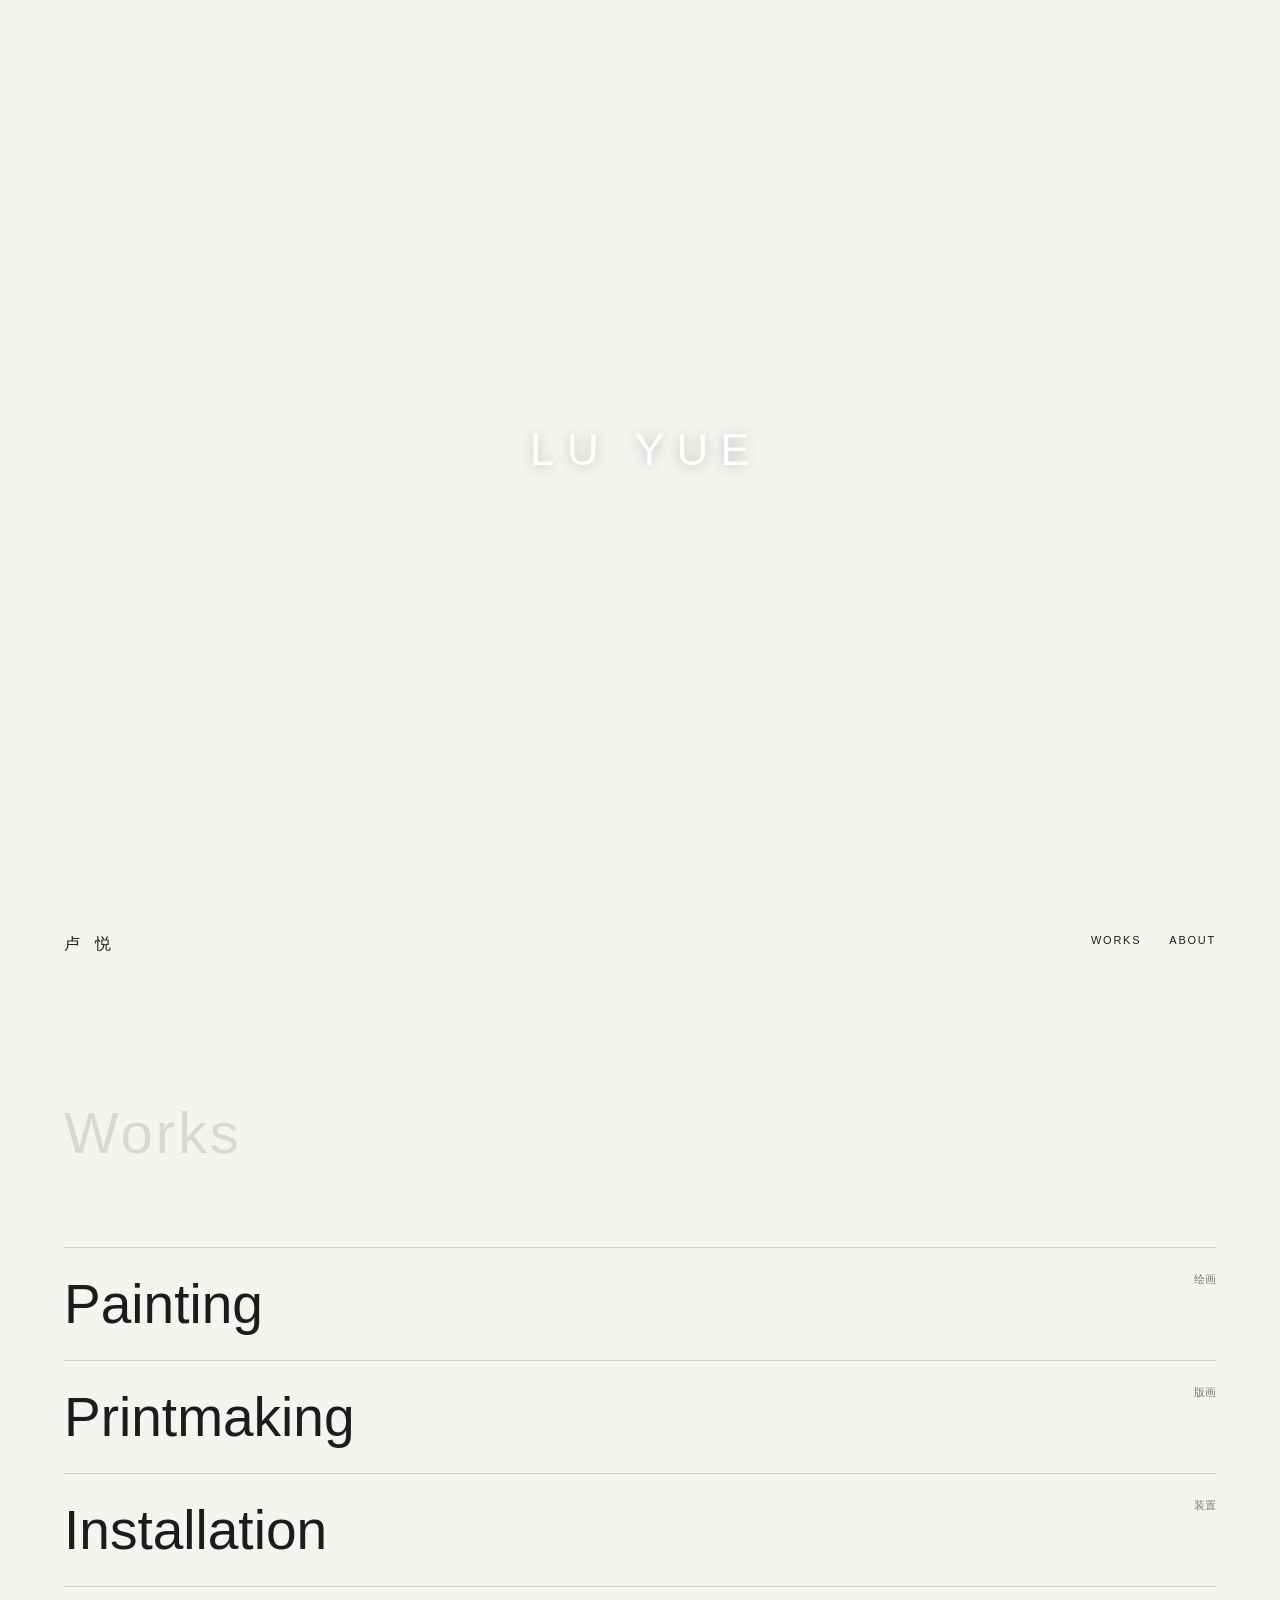
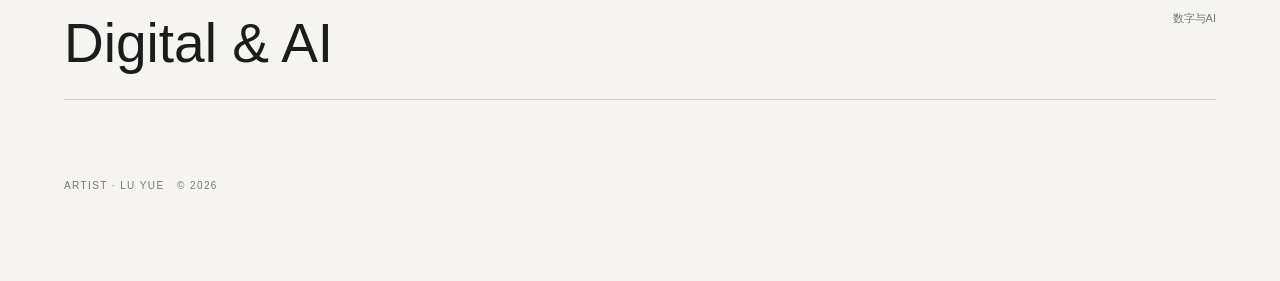
<file: index.html>
<!doctype html>
<html lang="en">
<head>
<meta charset="utf-8">
<meta name="viewport" content="width=device-width,initial-scale=1">
<title>Lu Yue</title>
<meta name="description" content="Lu Yue — painting, printmaking, installation, digital and AI art.">
<style>
:root{--bg:#f5f4f1;--ink:#1c1c1c;--muted:#777772;--line:rgba(28,28,28,.16)}
*{box-sizing:border-box}html{scroll-behavior:smooth}body{margin:0;background:var(--bg);color:var(--ink);font-family:Arial,Helvetica,sans-serif}a{color:inherit}
.landing{min-height:100svh;display:flex;align-items:center;justify-content:center;padding:24px;overflow:hidden}.portal{position:relative;width:min(68vw,560px);aspect-ratio:1;border:0;padding:0;background:transparent;cursor:pointer;-webkit-tap-highlight-color:transparent;isolation:isolate;-webkit-mask-image:radial-gradient(circle closest-side,#000 0 67%,#000f 72%,#000b 81%,#0005 91%,transparent 100%);mask-image:radial-gradient(circle closest-side,#000 0 67%,#000f 72%,#000b 81%,#0005 91%,transparent 100%)}.layer{position:absolute;inset:-7%;background-position:center;background-size:cover;transform:scale(1.12)}.blur-layer{filter:blur(31px) saturate(.72);opacity:0;transition:opacity 1.4s ease}.blur-layer.active{opacity:1}.sharp-layer{opacity:0;transition:opacity .7s ease,transform .8s ease;-webkit-mask-image:radial-gradient(circle closest-side,#000 0 48%,#000f 55%,#000b 67%,#0004 79%,transparent 91%);mask-image:radial-gradient(circle closest-side,#000 0 48%,#000f 55%,#000b 67%,#0004 79%,transparent 91%)}.sharp-layer.current{z-index:2}.name{position:absolute;inset:0;display:grid;place-items:center;color:#fff;font-size:clamp(24px,4vw,44px);font-weight:300;letter-spacing:.28em;text-indent:.28em;text-shadow:0 1px 14px #0004;z-index:3}@media(hover:hover){.portal:hover .sharp-layer.current{opacity:1;transform:scale(1.02)}}.portal.is-focused .sharp-layer.current{opacity:1!important;transform:scale(1.02)}
.main{padding:34px 5vw 90px}.topbar{display:flex;justify-content:space-between;gap:24px}.brand{font-family:"PingFang SC","Microsoft YaHei",Arial,sans-serif;font-size:16px;font-weight:300;letter-spacing:.34em;text-decoration:none}.nav{display:flex;gap:28px}.nav a{font-size:11px;letter-spacing:.16em;text-transform:uppercase;text-decoration:none}.intro{margin-top:clamp(90px,16vh,180px)}.intro h1{margin:0;color:#d9d8d4;font-size:clamp(30px,5vw,58px);font-weight:300;letter-spacing:.05em}.categories{margin-top:clamp(55px,9vh,100px);border-top:1px solid var(--line)}.category{display:grid;grid-template-columns:1fr auto;padding:24px 0;border-bottom:1px solid var(--line);text-decoration:none;cursor:pointer}.category-title{font-size:clamp(24px,4.3vw,56px);font-weight:300}.category-no{font-size:11px;color:var(--muted)}.category.active{border-bottom:0}
.viewer{display:none;border-bottom:1px solid var(--line);padding:14px 0 38px}.viewer.open{display:block}.viewer-meta{display:flex;justify-content:flex-end;margin-bottom:8px}.viewer-count{font-size:10px;letter-spacing:.16em;color:var(--muted)}.stage{position:relative;min-height:68vh;display:flex;align-items:center;justify-content:center;padding:10px 70px 20px;overflow:hidden}.stage img{display:block;max-width:min(100%,1100px);max-height:70vh;width:auto;height:auto;object-fit:contain;cursor:zoom-in;transform:scale(1);transform-origin:50% 50%;transition:transform .22s ease;touch-action:none;user-select:none;-webkit-user-drag:none}.stage img.zoomed{transform:scale(2.35);cursor:zoom-out}.arrow{position:absolute;top:50%;transform:translateY(-50%);border:0;background:transparent;color:var(--ink);font-size:48px;font-weight:200;line-height:1;padding:18px;cursor:pointer;z-index:3}.arrow.prev{left:0}.arrow.next{right:0}.close{display:block;margin:8px auto 0;border:0;background:transparent;padding:8px;font-size:10px;letter-spacing:.16em;text-transform:uppercase;color:var(--muted);cursor:pointer}
.about-section{display:none;margin-top:34px;padding:26px 0;border-top:1px solid var(--line);border-bottom:1px solid var(--line);grid-template-columns:minmax(90px,.45fr) minmax(280px,1.15fr);gap:40px;align-items:start}.about-section.open{display:grid}.about-title{font-size:11px;letter-spacing:.16em;text-transform:uppercase;color:var(--muted)}.about-copy{max-width:650px;font-weight:300}.about-name{margin:0 0 8px;font-size:clamp(26px,2.8vw,36px);line-height:1.2}.about-text{margin:0;color:var(--ink);font-size:clamp(16px,1.5vw,20px);line-height:1.55}.footer{padding-top:80px;font-size:10px;letter-spacing:.14em;text-transform:uppercase;color:var(--muted)}
@media(max-width:700px){.landing{min-height:0;padding:110px 24px 38px}.portal{width:min(84vw,430px)}.name{font-size:24px}.main{padding:24px 24px 60px}.nav{gap:16px}.intro{margin-top:120px}.intro h1{font-size:36px}.categories{margin-top:58px}.category{padding:20px 0}.viewer{padding:10px 0 26px}.stage{min-height:58vh;padding:8px 42px 14px}.stage img{max-width:100%;max-height:60vh}.stage img.zoomed{transform:scale(2.6)}.arrow{font-size:38px;padding:12px}.arrow.prev{left:-8px}.arrow.next{right:-8px}.about-section{grid-template-columns:1fr;gap:18px;margin-top:24px}.about-name{font-size:28px}.about-text{font-size:15px;line-height:1.5}}
</style>
</head>
<body>
<section class="landing" id="top"><button class="portal" id="portal" aria-label="Open current artwork"><span class="layer blur-layer active" id="home-blur-a"></span><span class="layer blur-layer" id="home-blur-b"></span><span class="layer sharp-layer current" id="home-sharp-a"></span><span class="layer sharp-layer" id="home-sharp-b"></span><span class="name">LU YUE</span></button></section>
<main class="main"><header class="topbar"><a class="brand" href="#top">卢 悦</a><nav class="nav"><a href="#works" id="works-link">Works</a><a href="#about" id="about-link">About</a></nav></header>
<section class="intro"><h1>Works</h1></section>
<section class="categories" id="works"><a class="category" href="#" data-set="painting"><span class="category-title">Painting</span><span class="category-no">绘画</span></a><a class="category" href="#" data-set="printmaking"><span class="category-title">Printmaking</span><span class="category-no">版画</span></a><a class="category" href="#" data-set="installation"><span class="category-title">Installation</span><span class="category-no">装置</span></a><a class="category" href="#" data-set="digital-ai"><span class="category-title">Digital &amp; AI</span><span class="category-no">数字与AI</span></a></section>
<section class="viewer" id="viewer"><div class="viewer-meta"><span class="viewer-count" id="viewer-count"></span></div><div class="stage"><button class="arrow prev" id="prev" aria-label="Previous artwork">‹</button><img id="viewer-image" alt="Lu Yue artwork"><button class="arrow next" id="next" aria-label="Next artwork">›</button></div><button class="close" id="close-viewer">Close</button></section>
<section class="about-section" id="about"><div class="about-title">About</div><div class="about-copy"><p class="about-name">Lu Yue</p><p class="about-text">painting, printmaking, installation, digital and AI art.</p></div></section>
<footer class="footer">Artist · Lu Yue &nbsp; © 2026</footer></main>
<script>
const $=s=>document.querySelector(s),portal=$('#portal'),about=$('#about'),viewer=$('#viewer'),img=$('#viewer-image'),count=$('#viewer-count');
function scrollToEl(el){el?.scrollIntoView({behavior:'smooth',block:'start'})}
function closeAbout(){about.classList.remove('open')}
$('#about-link').addEventListener('click',e=>{e.preventDefault();const open=!about.classList.contains('open');closeViewer(false);about.classList.toggle('open',open);if(open)requestAnimationFrame(()=>scrollToEl(about));else scrollToEl($('#works'))});
$('#works-link').addEventListener('click',e=>{e.preventDefault();closeAbout();scrollToEl($('#works'))});
$('.brand').addEventListener('click',e=>{e.preventDefault();closeAbout();scrollToEl($('#top'))});
let sets={painting:[],printmaking:[],installation:[],"digital-ai":[]},currentSet=null,index=0,zoomed=false,activeCategory=null;
function resetZoom(){zoomed=false;img.classList.remove('zoomed');img.style.transformOrigin='50% 50%'}
function render(){resetZoom();const files=sets[currentSet]||[];if(!files.length)return;img.src=files[index];img.alt=`Lu Yue ${currentSet} artwork ${index+1}`;count.textContent=`${String(index+1).padStart(2,'0')} / ${String(files.length).padStart(2,'0')}`}
function closeViewer(scroll=false){resetZoom();viewer.classList.remove('open');activeCategory?.classList.remove('active');activeCategory=null;currentSet=null;if(scroll)scrollToEl($('#works'))}
function openSet(a,startIndex=0,allowToggle=true){closeAbout();const name=a.dataset.set,files=sets[name]||[];if(!files.length)return;if(allowToggle&&activeCategory===a&&viewer.classList.contains('open')){closeViewer();return}activeCategory?.classList.remove('active');activeCategory=a;a.classList.add('active');currentSet=name;index=Math.max(0,Math.min(startIndex,files.length-1));a.insertAdjacentElement('afterend',viewer);viewer.classList.add('open');render();requestAnimationFrame(()=>scrollToEl(a))}
document.querySelectorAll('.category').forEach(a=>a.addEventListener('click',e=>{e.preventDefault();openSet(a,0,true)}));
$('#prev').addEventListener('click',()=>step(-1));$('#next').addEventListener('click',()=>step(1));$('#close-viewer').addEventListener('click',()=>closeViewer(true));
function step(dir){const files=sets[currentSet]||[];if(files.length){index=(index+dir+files.length)%files.length;render()}}
function setOrigin(x,y){const r=img.getBoundingClientRect();img.style.transformOrigin=`${Math.max(0,Math.min(100,(x-r.left)/r.width*100))}% ${Math.max(0,Math.min(100,(y-r.top)/r.height*100))}%`}
function toggleZoom(x,y){zoomed=!zoomed;if(zoomed){setOrigin(x,y);img.classList.add('zoomed')}else resetZoom()}
let down=false,sx=0,sy=0,moved=false;img.addEventListener('pointerdown',e=>{down=true;moved=false;sx=e.clientX;sy=e.clientY;img.setPointerCapture?.(e.pointerId);if(zoomed)setOrigin(e.clientX,e.clientY)});img.addEventListener('pointermove',e=>{if(!down)return;const dx=e.clientX-sx,dy=e.clientY-sy;if(Math.hypot(dx,dy)>7)moved=true;if(zoomed){e.preventDefault();setOrigin(e.clientX,e.clientY)}});img.addEventListener('pointerup',e=>{if(!down)return;down=false;const dx=e.clientX-sx,dy=e.clientY-sy;if(zoomed){if(!moved)toggleZoom(e.clientX,e.clientY);return}if(Math.abs(dx)>45&&Math.abs(dx)>Math.abs(dy)){step(dx>0?-1:1);return}if(!moved)toggleZoom(e.clientX,e.clientY)});img.addEventListener('pointercancel',()=>down=false);img.addEventListener('mousemove',e=>{if(zoomed&&!down)setOrigin(e.clientX,e.clientY)});
document.addEventListener('keydown',e=>{if(e.key==='Escape'){if(about.classList.contains('open'))closeAbout();else if(zoomed)resetZoom();else closeViewer()}else if(viewer.classList.contains('open')&&!zoomed&&e.key==='ArrowLeft')step(-1);else if(viewer.classList.contains('open')&&!zoomed&&e.key==='ArrowRight')step(1)});
const blur=[$('#home-blur-a'),$('#home-blur-b')],sharp=[$('#home-sharp-a'),$('#home-sharp-b')];let homeItems=[],homePos=-1,homeCurrent=null,homeSlot=0,homeTimer=null,homeFocused=false;
function shuffleHome(){homeItems=[];Object.keys(sets).forEach(set=>(sets[set]||[]).forEach((src,i)=>homeItems.push({set,index:i,src})));for(let i=homeItems.length-1;i>0;i--){const j=Math.floor(Math.random()*(i+1));[homeItems[i],homeItems[j]]=[homeItems[j],homeItems[i]]}homePos=-1}
function showNextHome(){if(!homeItems.length)return;homeFocused=false;portal.classList.remove('is-focused');homePos=(homePos+1)%homeItems.length;homeCurrent=homeItems[homePos];const next=homeSlot,old=1-homeSlot,url=`url('${homeCurrent.src}')`;blur[next].style.backgroundImage=url;sharp[next].style.backgroundImage=url;sharp[old].classList.remove('current');sharp[next].classList.add('current');requestAnimationFrame(()=>{blur[next].classList.add('active');blur[old].classList.remove('active')});homeSlot=old}
function resetHomeTimer(){clearInterval(homeTimer);homeTimer=setInterval(showNextHome,7000)}
function startHome(){shuffleHome();blur.forEach(x=>x.classList.remove('active'));sharp.forEach(x=>x.classList.remove('current'));homeSlot=0;showNextHome();resetHomeTimer()}
portal.addEventListener('click',e=>{if(!homeCurrent)return;const touch=matchMedia('(hover:none)').matches||matchMedia('(pointer:coarse)').matches;if(touch&&!homeFocused){e.preventDefault();homeFocused=true;portal.classList.add('is-focused');resetHomeTimer();return}const a=$(`.category[data-set="${homeCurrent.set}"]`);if(a)openSet(a,homeCurrent.index,false)});
fetch('images.json',{cache:'no-store'}).then(r=>{if(!r.ok)throw Error();return r.json()}).then(data=>{if(data?.painting&&data?.printmaking&&data?.installation&&data?.['digital-ai']){sets=data;startHome()}}).catch(()=>{});
</script>
</body></html>
</file>
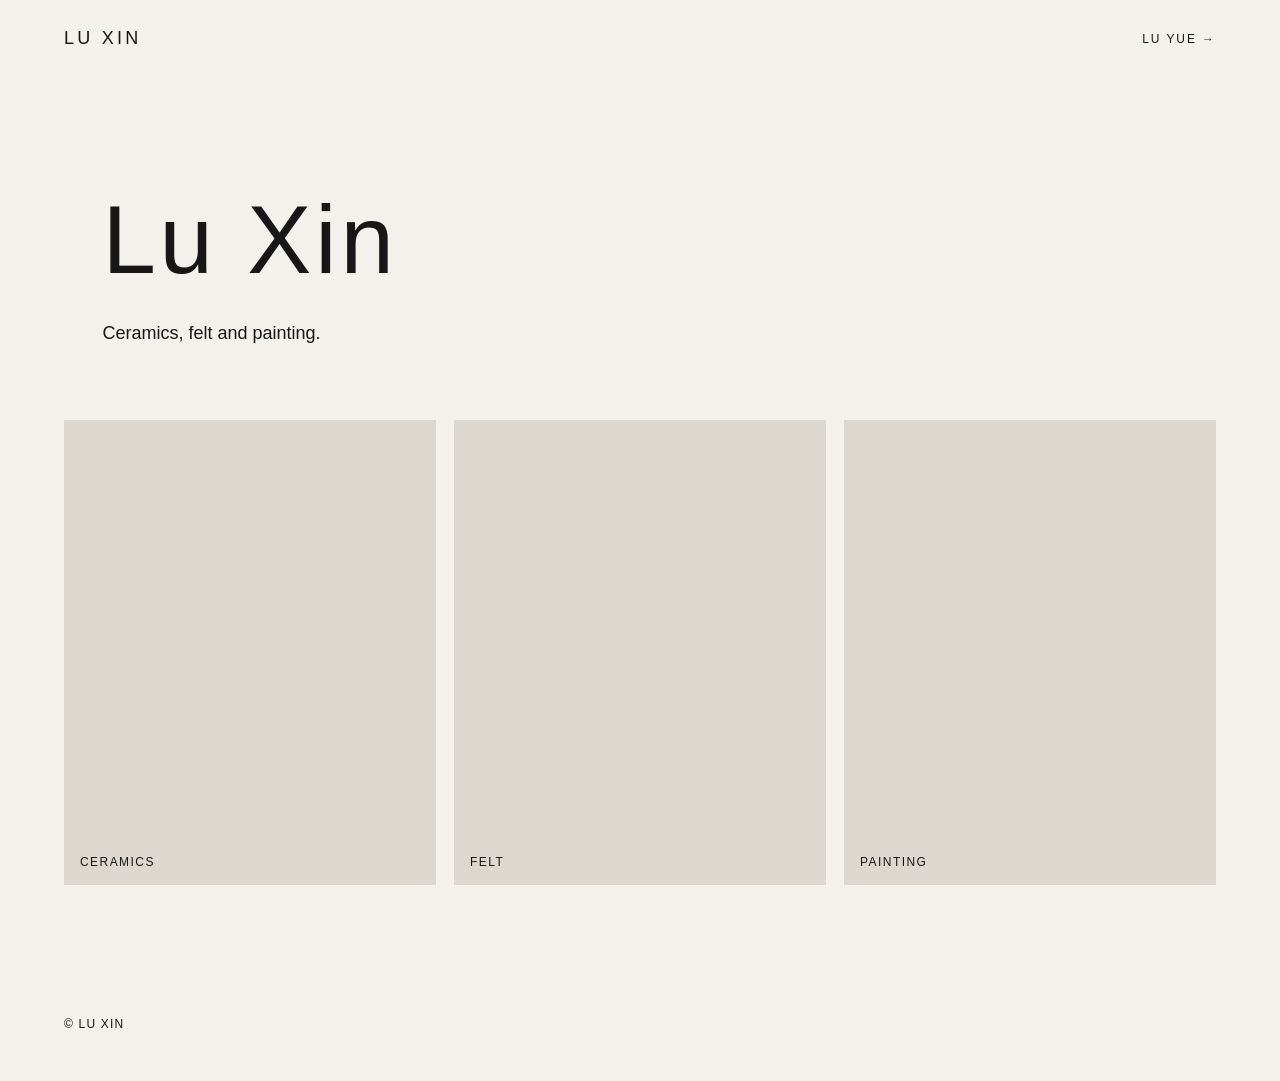
<file: luxin/index.html>
<!doctype html><html lang="en"><head><meta charset="utf-8"><meta name="viewport" content="width=device-width,initial-scale=1"><title>Lu Xin — Artist</title><link rel="stylesheet" href="../css/style.css"></head><body class="artist-page"><header class="site-header"><a class="brand" href="../">LU XIN</a><a class="switch" href="../luyue/">LU YUE →</a></header><main><section class="hero"><h1>Lu Xin</h1><p>Ceramics, felt and painting.</p></section><section class="work-grid" aria-label="Selected works"><div class="work-card">Ceramics</div><div class="work-card">Felt</div><div class="work-card">Painting</div></section></main><footer class="footer">© LU XIN</footer></body></html>
</file>
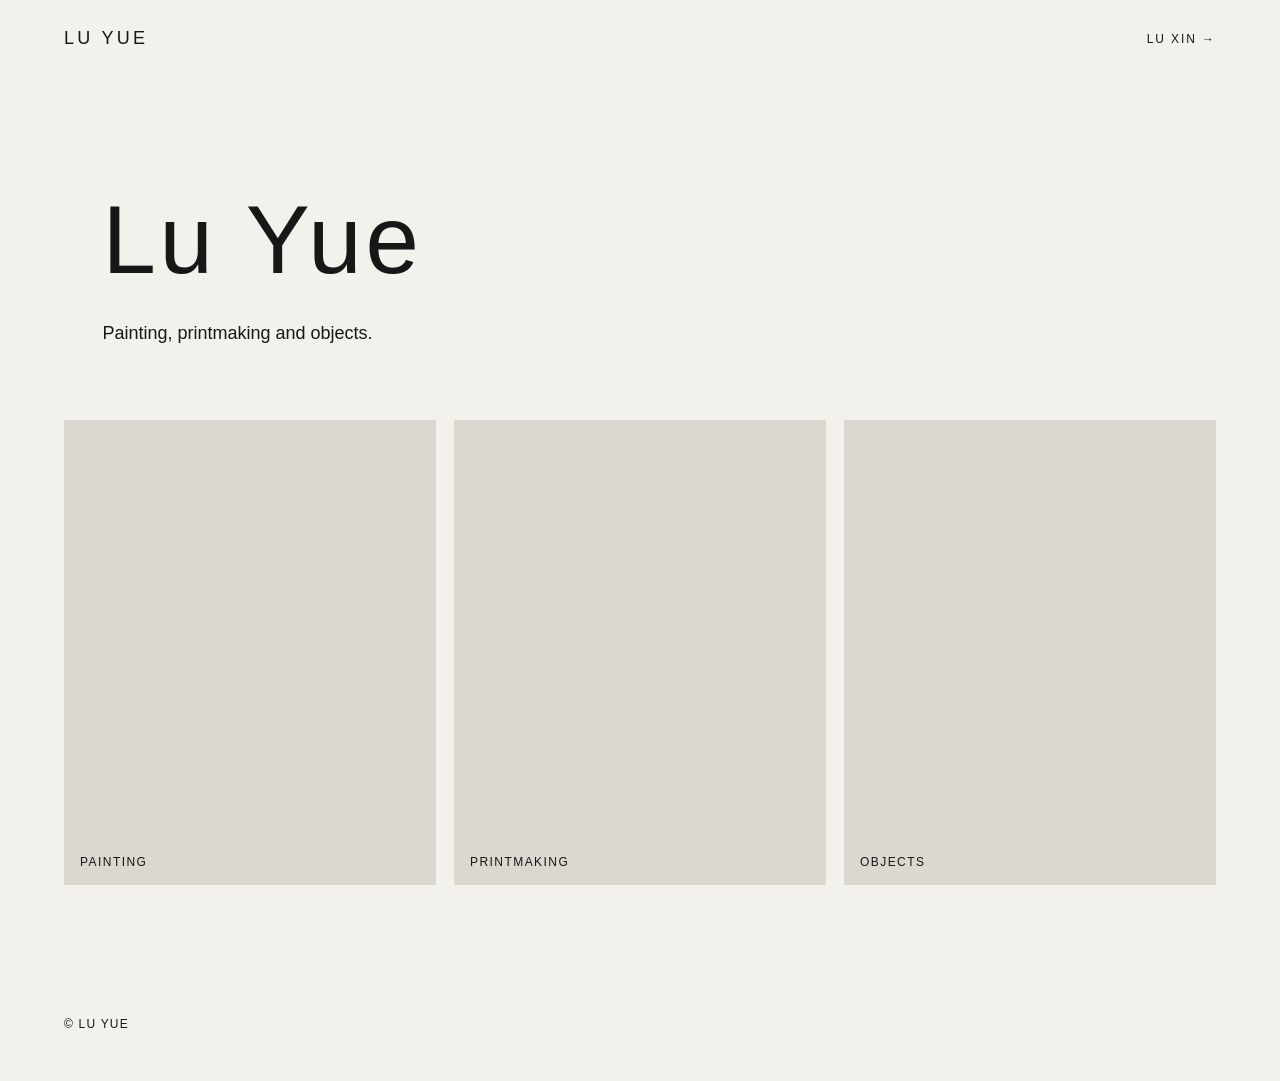
<file: luyue/index.html>
<!doctype html><html lang="en"><head><meta charset="utf-8"><meta name="viewport" content="width=device-width,initial-scale=1"><title>Lu Yue — Artist</title><link rel="stylesheet" href="../css/style.css"></head><body class="artist-page"><header class="site-header"><a class="brand" href="../">LU YUE</a><a class="switch" href="../luxin/">LU XIN →</a></header><main><section class="hero"><h1>Lu Yue</h1><p>Painting, printmaking and objects.</p></section><section class="work-grid" aria-label="Selected works"><div class="work-card">Painting</div><div class="work-card">Printmaking</div><div class="work-card">Objects</div></section></main><footer class="footer">© LU YUE</footer></body></html>
</file>
<file: css/style.css>
*{box-sizing:border-box}html,body{margin:0;padding:0}body{background:#f3f1ec;color:#171717;font-family:Arial,Helvetica,sans-serif}.landing{min-height:100vh;display:flex;align-items:center;justify-content:center;padding:5vw}.artist-pair{display:flex;align-items:flex-end;justify-content:center;gap:clamp(32px,8vw,120px);width:100%;max-width:1200px}.artist-link{display:flex;flex-direction:column;align-items:center;text-decoration:none;color:inherit}.portrait{border-radius:50%;overflow:hidden;background:linear-gradient(145deg,#cfcac0,#9f9a91);filter:blur(7px) saturate(.85);transform:scale(1.01);transition:filter .45s ease,transform .45s ease}.artist-link:hover .portrait,.artist-link:focus-visible .portrait{filter:blur(0) saturate(1);transform:scale(1.02)}.portrait.large{width:min(36vw,430px);aspect-ratio:1}.portrait.small{width:min(22vw,260px);aspect-ratio:1}.portrait img{width:100%;height:100%;object-fit:cover;display:block}.name{margin-top:18px;font-size:14px;letter-spacing:.22em;text-transform:uppercase}.site-header{display:flex;justify-content:space-between;align-items:center;padding:28px 5vw}.site-header a{text-decoration:none;color:inherit}.brand{font-size:18px;letter-spacing:.18em}.switch{font-size:12px;letter-spacing:.16em}.artist-page{min-height:100vh}.hero{padding:12vh 8vw 8vh}.hero h1{margin:0;font-size:clamp(42px,8vw,96px);font-weight:400;letter-spacing:.04em}.hero p{max-width:680px;margin:24px 0 0;font-size:18px;line-height:1.6}.work-grid{display:grid;grid-template-columns:repeat(3,minmax(0,1fr));gap:18px;padding:0 5vw 8vw}.work-card{aspect-ratio:4/5;background:#ddd8cf;display:flex;align-items:flex-end;padding:16px;font-size:12px;letter-spacing:.12em;text-transform:uppercase}.footer{padding:30px 5vw 50px;font-size:12px;letter-spacing:.1em}@media(max-width:720px){.artist-pair{min-height:78vh;flex-direction:column;align-items:center;gap:36px}.portrait.large{width:min(72vw,360px)}.portrait.small{width:min(46vw,220px)}.name{margin-top:12px}.work-grid{grid-template-columns:1fr}.hero{padding-top:8vh}}
</file>
